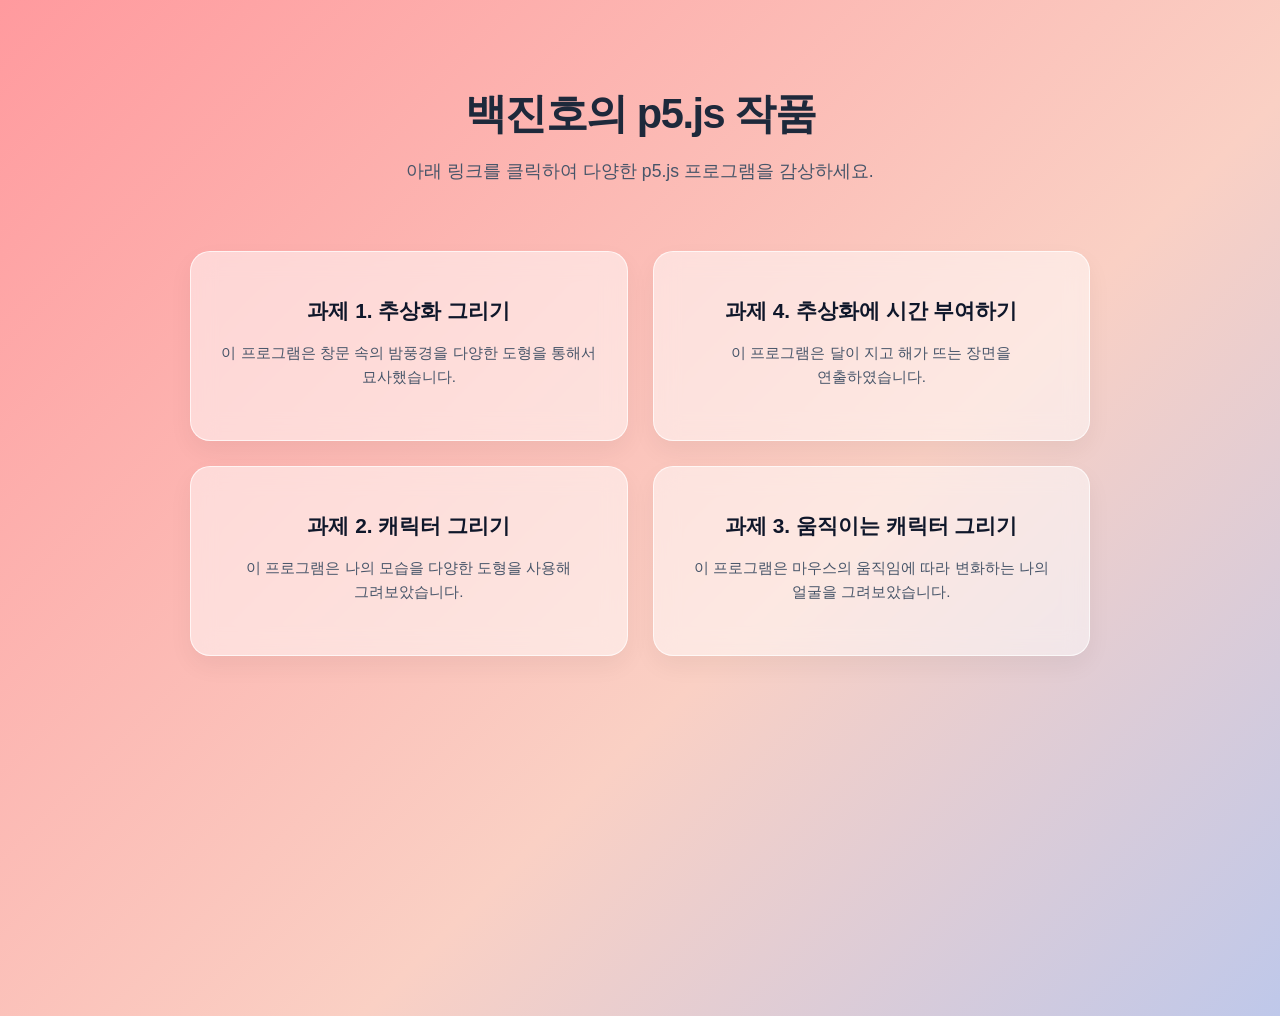
<file: index.html>
<!DOCTYPE html>
<html lang="ko">
<head>
    <meta charset="UTF-8">
    <meta name="viewport" content="width=device-width, initial-scale=1.0">
    <title>p5.js 작품 모음</title>
    <link rel="stylesheet" href="style.css">
</head>
<body>
    <header>
        <h1>백진호의 p5.js 작품</h1>
        <p>아래 링크를 클릭하여 다양한 p5.js 프로그램을 감상하세요.</p>
    </header>

    <section id="projects">

        <div class="projects">
            <a href="sample1/index.html">
                <strong>과제 1. 추상화 그리기</strong>
                <p>이 프로그램은 창문 속의 밤풍경을 다양한 도형을 통해서 묘사했습니다.</p>        
            </a>
        </div>

        <div class="projects">
            <a href="sample4/index.html">
                <strong>과제 4. 추상화에 시간 부여하기</strong>
                <p>이 프로그램은 달이 지고 해가 뜨는 장면을 연출하였습니다.</p>        
            </a>
        </div>

        <div class="project">
            <a href="sample2/index.html">
                <strong>과제 2. 캐릭터 그리기</strong>
                <p>이 프로그램은 나의 모습을 다양한 도형을 사용해 그려보았습니다.</p>
            </a>
        </div>

        <div class="projects">
            <a href="sample3/index.html">
                <strong>과제 3. 움직이는 캐릭터 그리기</strong>
                <p>이 프로그램은 마우스의 움직임에 따라 변화하는 나의 얼굴을 그려보았습니다.</p>        
            </a>
        </div>

    </section>
</body>
</html>
</file>
<file: style.css>
<!DOCTYPE html>
<html lang="ko">
<head>
    <meta charset="UTF-8">
    <meta name="viewport" content="width=device-width, initial-scale=1.0">
    <title>p5.js 작품 모음</title>
    
    <style>
        /* 기본 여백 초기화 */
        * {
            margin: 0;
            padding: 0;
            box-sizing: border-box;
        }

        /* 밝고 역동적인 오로라 배경 */
        body {
            font-family: 'Malgun Gothic', sans-serif;
            color: #2c3e50;
            min-height: 100vh;
            display: flex;
            flex-direction: column;
            align-items: center;
            padding: 50px 20px;
            
            background: linear-gradient(135deg, #ff9a9e, #fad0c4, #a1c4fd, #c2e9fb, #fbc2eb, #a6c1ee);
            background-size: 300% 300%;
            animation: fastAurora 5s ease-in-out infinite;
        }

        @keyframes fastAurora {
            0% { background-position: 0% 50%; }
            50% { background-position: 100% 50%; }
            100% { background-position: 0% 50%; }
        }

        /* 헤더 타이틀 */
        header {
            text-align: center;
            margin-bottom: 50px;
        }

        header h1 {
            font-size: 2.6rem;
            margin-bottom: 12px;
            font-weight: 900;
            color: #1e293b;
            letter-spacing: -1.5px;
        }

        header p {
            font-size: 1.1rem;
            color: #475569;
            font-weight: 500;
        }

        /* 2x2 격자 무늬 레이아웃 설정 */
        #projects {
            width: 100%;
            max-width: 900px;
            display: grid;
            grid-template-columns: 1fr 1fr;
            gap: 25px; 
        }

        /* 진호 님 HTML의 클래스(.projects, .project) 디자인 */
        .projects, .project {
            background: rgba(255, 255, 255, 0.5); 
            backdrop-filter: blur(12px); 
            border: 1px solid rgba(255, 255, 255, 0.7);
            border-radius: 20px;
            box-shadow: 0 10px 25px rgba(0, 0, 0, 0.05);
            transition: transform 0.3s cubic-bezier(0.175, 0.885, 0.32, 1.275), 
                        background-color 0.3s, 
                        box-shadow 0.3s;
        }

        /* [수정 포인트] flex-direction 구조와 내부 padding을 조절하여 텍스트를 위로 올립니다 */
        .projects a, .project a {
            display: flex;
            flex-direction: column;
            justify-content: flex-start; /* 중앙 정렬에서 상단 정렬로 변경 */
            padding: 45px 25px 35px 25px; /* 상단 패딩을 살짝 늘려 위쪽 기준 안정적인 첫 위치를 잡음 */
            text-decoration: none;
            color: #334155;
            height: 100%;
            text-align: center;
        }

        /* 마우스 호버 시 효과 */
        .projects:hover, .project:hover {
            transform: scale(1.03) translateY(-5px);
            background: rgba(255, 255, 255, 0.8);
            box-shadow: 0 15px 35px rgba(0, 0, 0, 0.1);
        }

        /* 과제 제목 스타일 */
        .projects strong, .project strong {
            display: block;
            font-size: 1.3rem;
            margin-bottom: 16px; /* 부제목과의 간격을 조절하는 기준선 */
            color: #0f172a;
            font-weight: 800;
        }

        /* [수정 포인트] 부제목(설명 글) 위치 상향 및 제목과의 밀착감 조정 */
        .projects p, .project p {
            font-size: 0.95rem;
            color: #475569;
            line-height: 1.6;
            word-break: keep-all; 
            margin-top: 0; /* 강제로 위로 밀착시킴 */
        }

        /* 모바일 대응 */
        @media (max-width: 650px) {
            #projects {
                grid-template-columns: 1fr;
            }
        }
    </style>
</head>
<body>
    <header>
        <h1>백진호의 p5.js 작품</h1>
        <p>아래 링크를 클릭하여 다양한 p5.js 프로그램을 감상하세요.</p>
    </header>

    <section id="projects">

        <div class="projects">
            <a href="sample1/index.html">
                <strong>과제 1. 추상화 그리기</strong>
                <p>이 프로그램은 창문 속의 밤풍경을 다양한 도형을 통해서 묘사했습니다.</p>        
            </a>
        </div>
        
        <div class="projects">
            <a href="sample4/index.html">
                <strong>과제 4. 추상화에 시간 부여하기</strong>
                <p>이 프로그램은 달이 지고 해가 뜨는 장면을 연출하였습니다.</p>        
            </a>
        </div>

        <div class="project">
            <a href="sample2/index.html">
                <strong>과제 2. 캐릭터 그리기</strong>
                <p>이 프로그램은 나의 모습을 다양한 도형을 사용해 그려보았습니다.</p>
            </a>
        </div>

        <div class="projects">
            <a href="sample3/index.html">
                <strong>과제 3. 움직이는 캐릭터 그리기</strong>
                <p>이 프로그램은 마우스의 움직임에 따라 변화하는 나의 얼굴을 그려보았습니다.</p>        
            </a>
        </div>
        
    </section>
</body>
</html>
</file>
